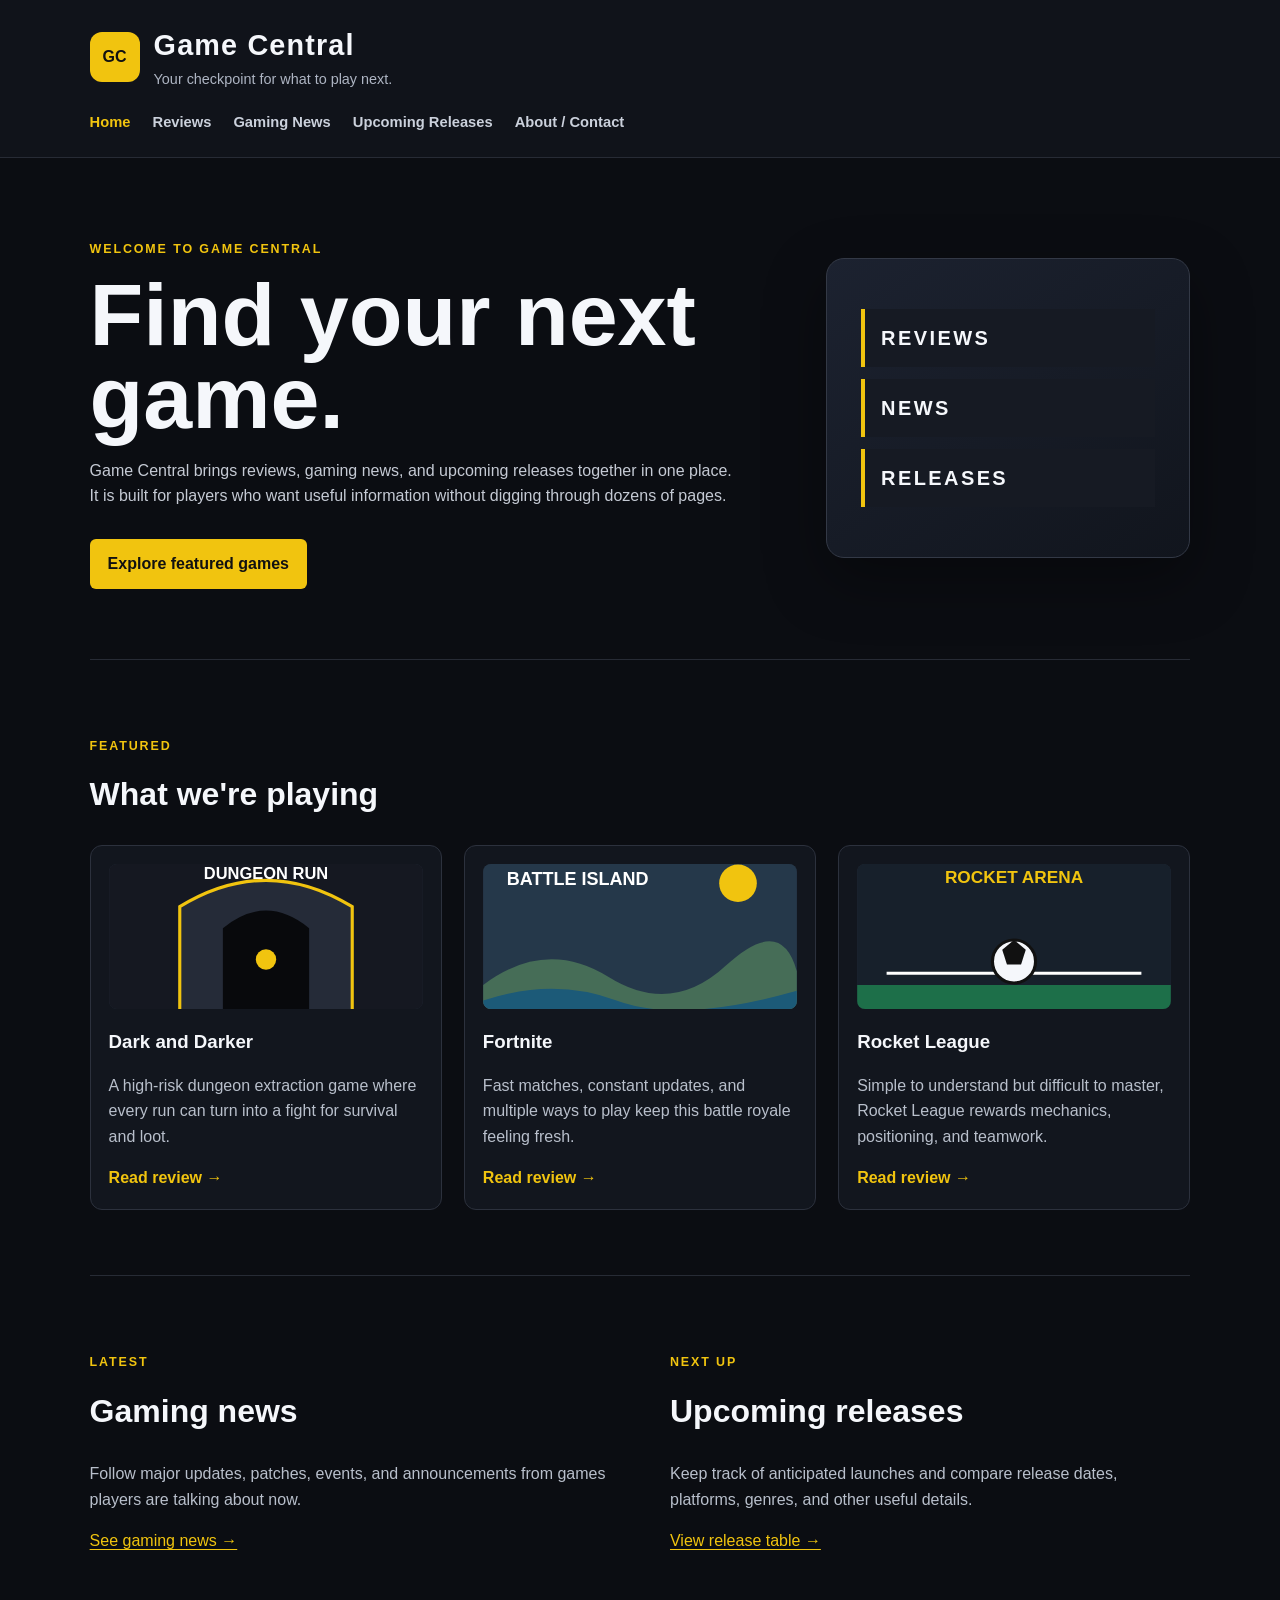
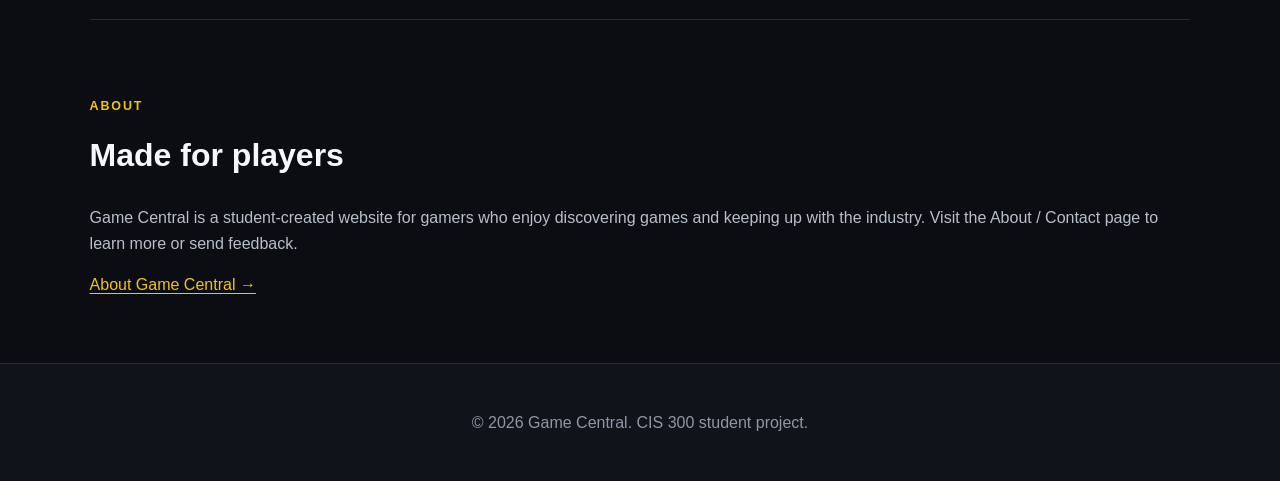
<file: game-central/index.html>
<!DOCTYPE html>
<html lang="en">
 <head>
  <meta charset="utf-8"/>
  <meta content="width=device-width, initial-scale=1.0" name="viewport"/>
  <meta content="Game Central is a student gaming website featuring reviews, news, upcoming releases, and contact information." name="description"/>
  <title>
   Game Central | Home
  </title>
  <link href="styles.css?v=final-20261008" rel="stylesheet"/>
  <meta content="Game Central, video games, game reviews, gaming news, releases" name="keywords"/>
  <!-- Google tag (gtag.js) -->
  <script async src="https://www.googletagmanager.com/gtag/js?id=G-6NG3Z61KYB"></script>
  <script>
   window.dataLayer = window.dataLayer || [];
   function gtag() { dataLayer.push(arguments); }
   gtag('js', new Date());
   gtag('config', 'G-6NG3Z61KYB');
  </script>
 </head>
 <body>
  <header>
   <div class="brand">
    <span class="logo-mark">
     GC
    </span>
    <div>
     <h1>
      Game Central
     </h1>
     <p>
      Your checkpoint for what to play next.
     </p>
    </div>
   </div>
   <nav aria-label="Main navigation">
    <a class="active" href="index.html">
     Home
    </a>
    <a href="reviews.html">
     Reviews
    </a>
    <a href="news.html">
     Gaming News
    </a>
    <a href="releases.html">
     Upcoming Releases
    </a>
    <a href="contact.html">
     About / Contact
    </a>
   </nav>
  </header>
  <main>
   <section class="hero">
    <div>
     <p class="eyebrow">
      WELCOME TO GAME CENTRAL
     </p>
     <h2>
      Find your next game.
     </h2>
     <p>
      Game Central brings reviews, gaming news, and upcoming releases together in one place. It is built for players who want useful information without digging through dozens of pages.
     </p>
     <a class="button" href="reviews.html">
      Explore featured games
     </a>
    </div>
    <div aria-label="Featured gaming topics" class="hero-card">
     <span>
      REVIEWS
     </span>
     <span>
      NEWS
     </span>
     <span>
      RELEASES
     </span>
    </div>
   </section>
   <section class="section-block">
    <div class="section-heading">
     <p class="eyebrow">
      FEATURED
     </p>
     <h2>
      What we're playing
     </h2>
    </div>
    <div class="card-grid">
     <article class="game-card">
      <img alt="Fantasy dungeon doorway" class="card-art" src="assets/dark-dungeon.svg"/>
      <h3>
       Dark and Darker
      </h3>
      <p>
       A high-risk dungeon extraction game where every run can turn into a fight for survival and loot.
      </p>
      <a href="reviews.html">
       Read review →
      </a>
     </article>
     <article class="game-card">
      <img alt="Colorful gaming island" class="card-art" src="assets/fortnite-island.svg"/>
      <h3>
       Fortnite
      </h3>
      <p>
       Fast matches, constant updates, and multiple ways to play keep this battle royale feeling fresh.
      </p>
      <a href="reviews.html">
       Read review →
      </a>
     </article>
     <article class="game-card">
      <img alt="Car soccer stadium" class="card-art" src="assets/rocket-arena.svg"/>
      <h3>
       Rocket League
      </h3>
      <p>
       Simple to understand but difficult to master, Rocket League rewards mechanics, positioning, and teamwork.
      </p>
      <a href="reviews.html">
       Read review →
      </a>
     </article>
    </div>
   </section>
   <section class="split-section">
    <div>
     <p class="eyebrow">
      LATEST
     </p>
     <h2>
      Gaming news
     </h2>
     <p>
      Follow major updates, patches, events, and announcements from games players are talking about now.
     </p>
     <a href="news.html">
      See gaming news →
     </a>
    </div>
    <div>
     <p class="eyebrow">
      NEXT UP
     </p>
     <h2>
      Upcoming releases
     </h2>
     <p>
      Keep track of anticipated launches and compare release dates, platforms, genres, and other useful details.
     </p>
     <a href="releases.html">
      View release table →
     </a>
    </div>
   </section>
   <section class="about-section">
    <p class="eyebrow">
     ABOUT
    </p>
    <h2>
     Made for players
    </h2>
    <p>
     Game Central is a student-created website for gamers who enjoy discovering games and keeping up with the industry. Visit the About / Contact page to learn more or send feedback.
    </p>
    <a href="contact.html">
     About Game Central →
    </a>
   </section>
  </main>
  <footer>
   <p>
    © 2026 Game Central. CIS 300 student project.
   </p>
  </footer>
 </body>
</html>
</file>
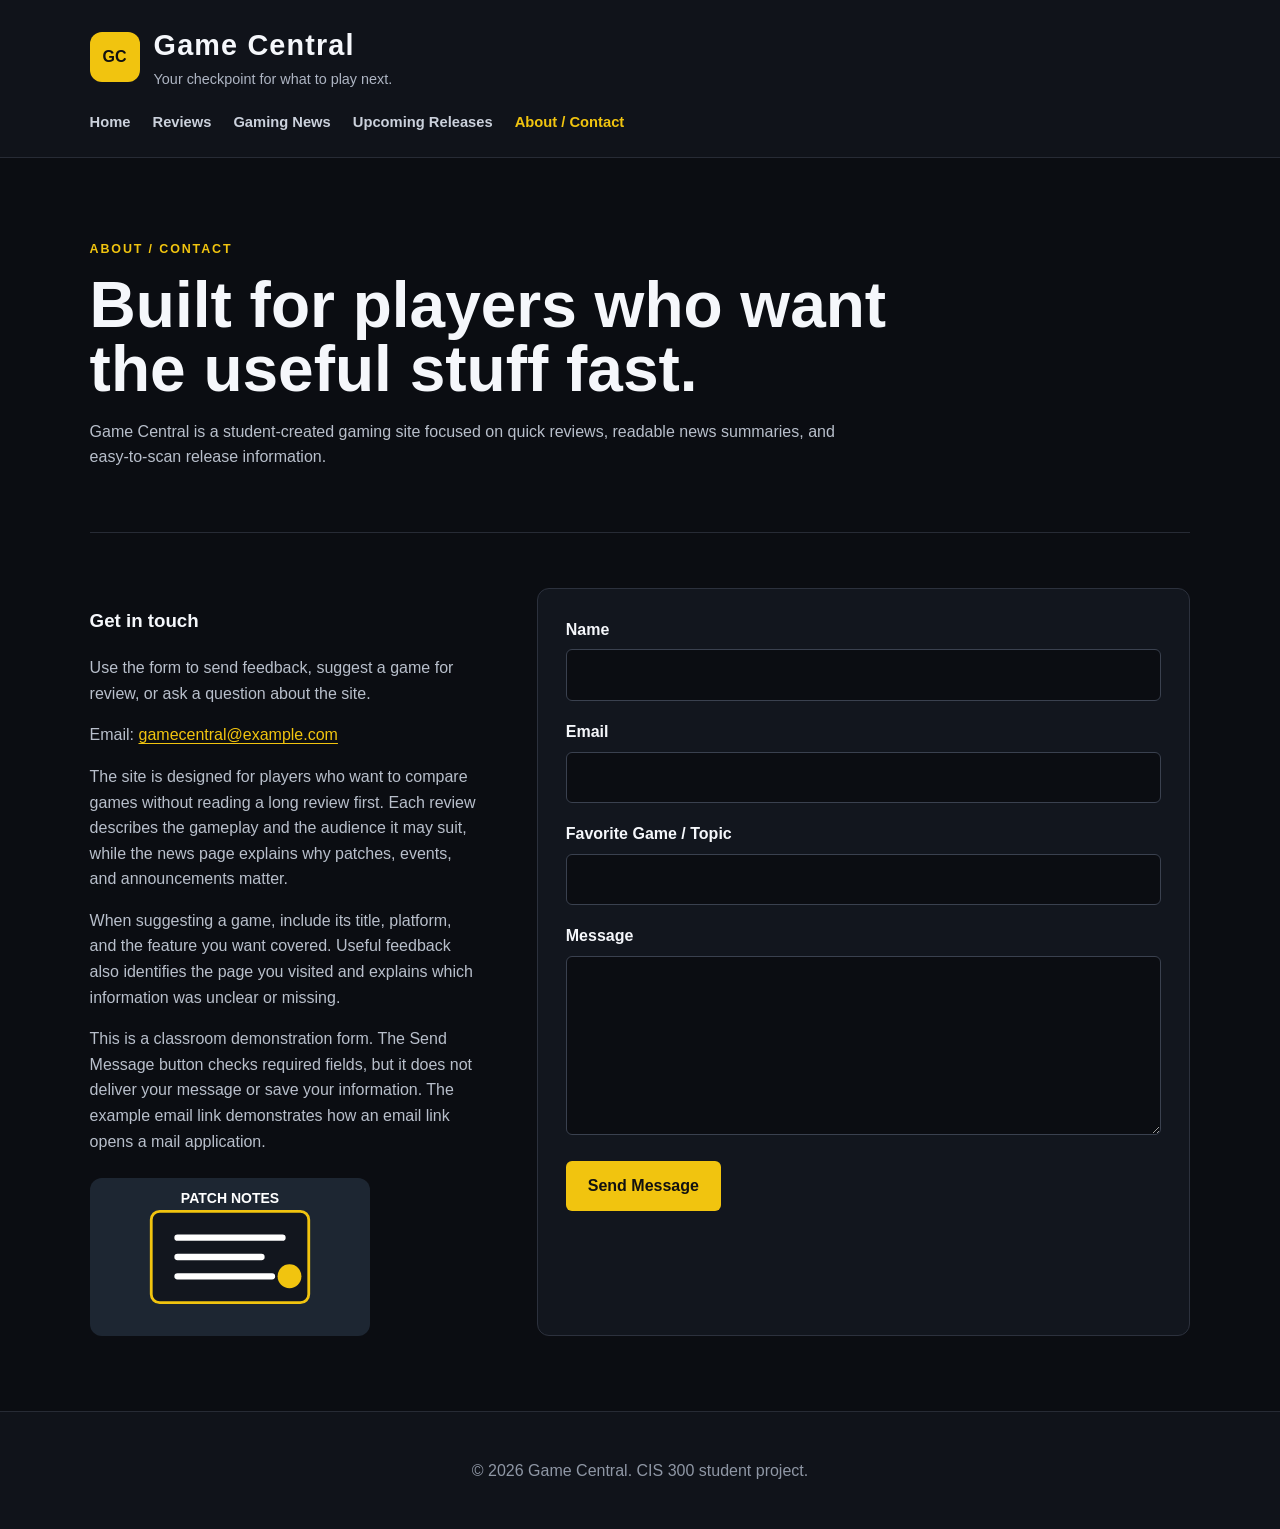
<file: game-central/contact.html>
<!DOCTYPE html>
<html lang="en">
 <head>
  <meta charset="utf-8"/>
  <meta content="width=device-width, initial-scale=1.0" name="viewport"/>
  <meta content="Learn about Game Central and use the on-site contact form to send feedback or suggest a game." name="description"/>
  <title>
   Game Central | About / Contact
  </title>
  <link href="styles.css?v=final-20261008" rel="stylesheet"/>
  <meta content="Game Central, video games, game reviews, gaming news, releases" name="keywords"/>
  <!-- Google tag (gtag.js) -->
  <script async src="https://www.googletagmanager.com/gtag/js?id=G-6NG3Z61KYB"></script>
  <script>
   window.dataLayer = window.dataLayer || [];
   function gtag() { dataLayer.push(arguments); }
   gtag('js', new Date());
   gtag('config', 'G-6NG3Z61KYB');
  </script>
 </head>
 <body>
  <header>
   <div class="brand">
    <span class="logo-mark">
     GC
    </span>
    <div>
     <h1>
      Game Central
     </h1>
     <p>
      Your checkpoint for what to play next.
     </p>
    </div>
   </div>
   <nav aria-label="Main navigation">
    <a href="index.html">
     Home
    </a>
    <a href="reviews.html">
     Reviews
    </a>
    <a href="news.html">
     Gaming News
    </a>
    <a href="releases.html">
     Upcoming Releases
    </a>
    <a class="active" href="contact.html">
     About / Contact
    </a>
   </nav>
  </header>
  <main>
   <section class="page-intro">
    <p class="eyebrow">
     ABOUT / CONTACT
    </p>
    <h2>
     Built for players who want the useful stuff fast.
    </h2>
    <p>
     Game Central is a student-created gaming site focused on quick reviews, readable news summaries, and easy-to-scan release information.
    </p>
   </section>
   <section class="contact-grid">
    <div>
     <h3>
      Get in touch
     </h3>
     <p>
      Use the form to send feedback, suggest a game for review, or ask a question about the site.
     </p>
     <p>
      Email:
      <a href="mailto:gamecentral@example.com">
       gamecentral@example.com
      </a>
     </p>
     <p>
      The site is designed for players who want to compare games without reading a long review first. Each review describes the gameplay and the audience it may suit, while the news page explains why patches, events, and announcements matter.
     </p>
     <p>
      When suggesting a game, include its title, platform, and the feature you want covered. Useful feedback also identifies the page you visited and explains which information was unclear or missing.
     </p>
     <p>
      This is a classroom demonstration form. The Send Message button checks required fields, but it does not deliver your message or save your information. The example email link demonstrates how an email link opens a mail application.
     </p>
     <img alt="Feedback and update illustration" class="support-art" src="assets/update-patch.svg"/>
    </div>
    <form action="#" method="get">
     <label for="name">
      Name
     </label>
     <input id="name" name="name" required="" type="text"/>
     <label for="email">
      Email
     </label>
     <input id="email" name="email" required="" type="email"/>
     <label for="topic">
      Favorite Game / Topic
     </label>
     <input id="topic" name="topic" type="text"/>
     <label for="message">
      Message
     </label>
     <textarea id="message" name="message" required="" rows="6"></textarea>
     <button type="submit">
      Send Message
     </button>
    </form>
   </section>
  </main>
  <footer>
   <p>
    © 2026 Game Central. CIS 300 student project.
   </p>
  </footer>
 </body>
</html>
</file>
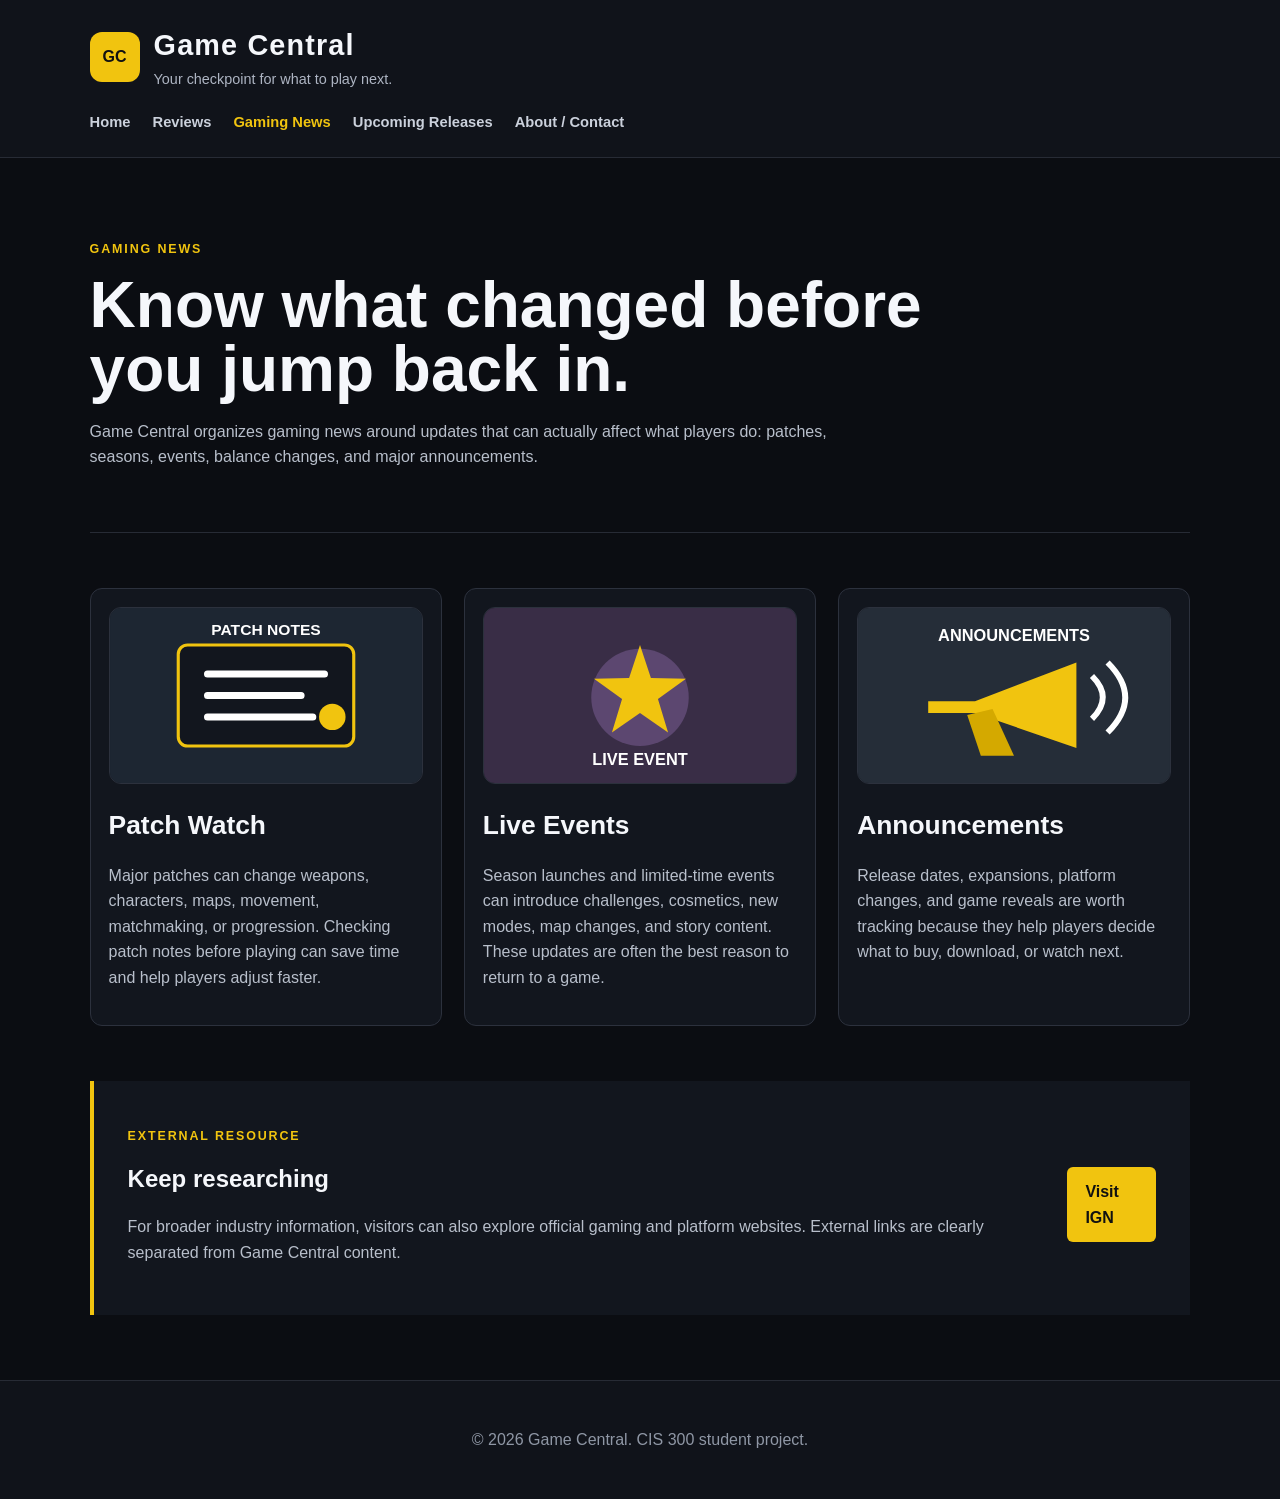
<file: game-central/news.html>
<!DOCTYPE html>
<html lang="en">
 <head>
  <meta charset="utf-8"/>
  <meta content="width=device-width, initial-scale=1.0" name="viewport"/>
  <meta content="Game Central gaming news highlights patches, live events, and major game announcements." name="description"/>
  <title>
   Game Central | Gaming News
  </title>
  <link href="styles.css?v=final-20261008" rel="stylesheet"/>
  <meta content="Game Central, video games, game reviews, gaming news, releases" name="keywords"/>
  <!-- Google tag (gtag.js) -->
  <script async src="https://www.googletagmanager.com/gtag/js?id=G-6NG3Z61KYB"></script>
  <script>
   window.dataLayer = window.dataLayer || [];
   function gtag() { dataLayer.push(arguments); }
   gtag('js', new Date());
   gtag('config', 'G-6NG3Z61KYB');
  </script>
 </head>
 <body>
  <header>
   <div class="brand">
    <span class="logo-mark">
     GC
    </span>
    <div>
     <h1>
      Game Central
     </h1>
     <p>
      Your checkpoint for what to play next.
     </p>
    </div>
   </div>
   <nav aria-label="Main navigation">
    <a href="index.html">
     Home
    </a>
    <a href="reviews.html">
     Reviews
    </a>
    <a class="active" href="news.html">
     Gaming News
    </a>
    <a href="releases.html">
     Upcoming Releases
    </a>
    <a href="contact.html">
     About / Contact
    </a>
   </nav>
  </header>
  <main>
   <section class="page-intro">
    <p class="eyebrow">
     GAMING NEWS
    </p>
    <h2>
     Know what changed before you jump back in.
    </h2>
    <p>
     Game Central organizes gaming news around updates that can actually affect what players do: patches, seasons, events, balance changes, and major announcements.
    </p>
   </section>
   <section class="news-grid">
    <article class="news-card">
     <img alt="Patch notes graphic" src="assets/update-patch.svg"/>
     <h3>
      Patch Watch
     </h3>
     <p>
      Major patches can change weapons, characters, maps, movement, matchmaking, or progression. Checking patch notes before playing can save time and help players adjust faster.
     </p>
    </article>
    <article class="news-card">
     <img alt="Seasonal live event graphic" src="assets/season-event.svg"/>
     <h3>
      Live Events
     </h3>
     <p>
      Season launches and limited-time events can introduce challenges, cosmetics, new modes, map changes, and story content. These updates are often the best reason to return to a game.
     </p>
    </article>
    <article class="news-card">
     <img alt="Gaming announcement graphic" src="assets/announcement.svg"/>
     <h3>
      Announcements
     </h3>
     <p>
      Release dates, expansions, platform changes, and game reveals are worth tracking because they help players decide what to buy, download, or watch next.
     </p>
    </article>
   </section>
   <section class="info-panel">
    <div>
     <p class="eyebrow">
      EXTERNAL RESOURCE
     </p>
     <h2>
      Keep researching
     </h2>
     <p>
      For broader industry information, visitors can also explore official gaming and platform websites. External links are clearly separated from Game Central content.
     </p>
    </div>
    <a class="button" href="https://www.ign.com/" rel="noopener" target="_blank">
     Visit IGN
    </a>
   </section>
  </main>
  <footer>
   <p>
    © 2026 Game Central. CIS 300 student project.
   </p>
  </footer>
 </body>
</html>
</file>
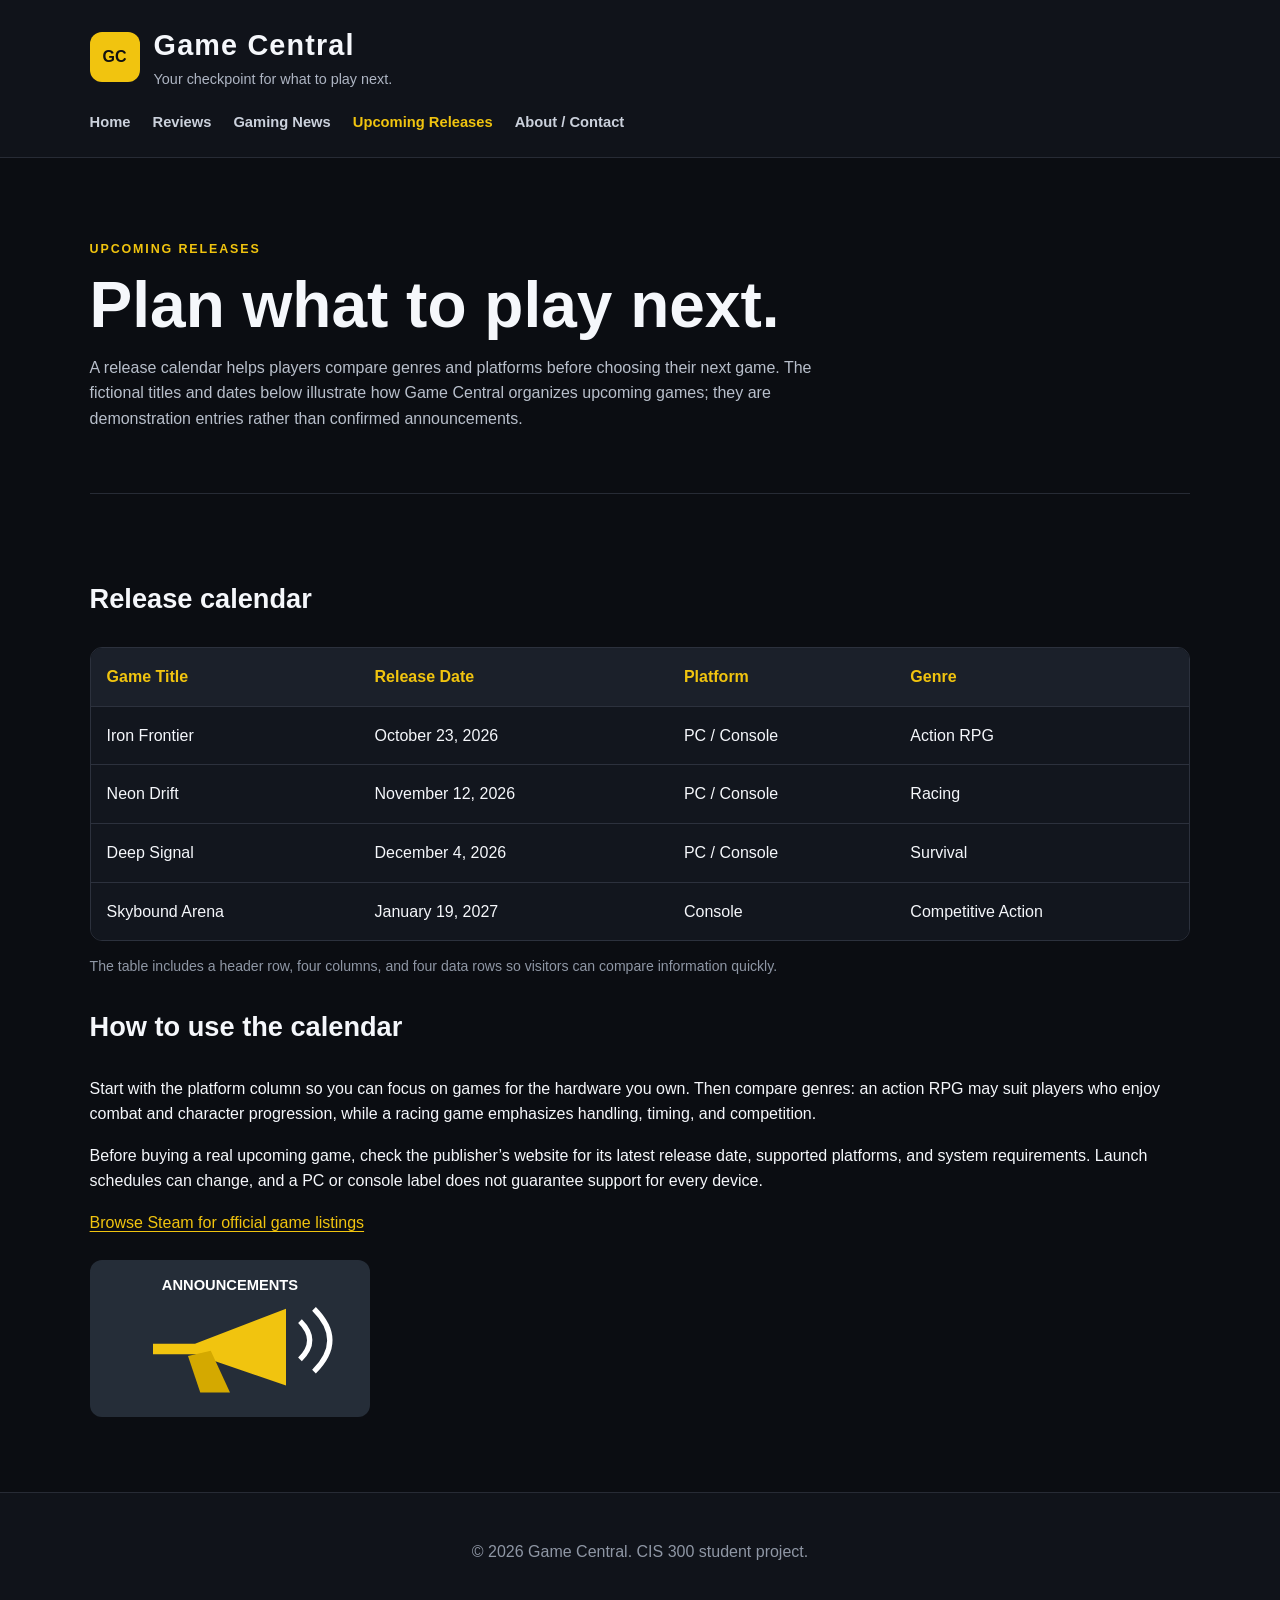
<file: game-central/releases.html>
<!DOCTYPE html>
<html lang="en">
 <head>
  <meta charset="utf-8"/>
  <meta content="width=device-width, initial-scale=1.0" name="viewport"/>
  <meta content="Game Central upcoming releases table compares game titles, release dates, platforms, and genres." name="description"/>
  <title>
   Game Central | Upcoming Releases
  </title>
  <link href="styles.css?v=final-20261008" rel="stylesheet"/>
  <meta content="Game Central, video games, game reviews, gaming news, releases" name="keywords"/>
  <!-- Google tag (gtag.js) -->
  <script async src="https://www.googletagmanager.com/gtag/js?id=G-6NG3Z61KYB"></script>
  <script>
   window.dataLayer = window.dataLayer || [];
   function gtag() { dataLayer.push(arguments); }
   gtag('js', new Date());
   gtag('config', 'G-6NG3Z61KYB');
  </script>
 </head>
 <body>
  <header>
   <div class="brand">
    <span class="logo-mark">
     GC
    </span>
    <div>
     <h1>
      Game Central
     </h1>
     <p>
      Your checkpoint for what to play next.
     </p>
    </div>
   </div>
   <nav aria-label="Main navigation">
    <a href="index.html">
     Home
    </a>
    <a href="reviews.html">
     Reviews
    </a>
    <a href="news.html">
     Gaming News
    </a>
    <a class="active" href="releases.html">
     Upcoming Releases
    </a>
    <a href="contact.html">
     About / Contact
    </a>
   </nav>
  </header>
  <main>
   <section class="page-intro">
    <p class="eyebrow">
     UPCOMING RELEASES
    </p>
    <h2>
     Plan what to play next.
    </h2>
    <p>
     A release calendar helps players compare genres and platforms before choosing their next game. The fictional titles and dates below illustrate how Game Central organizes upcoming games; they are demonstration entries rather than confirmed announcements.
    </p>
   </section>
   <section class="table-section">
    <h3>
     Release calendar
    </h3>
    <div class="table-wrap">
     <table>
      <thead>
       <tr>
        <th>
         Game Title
        </th>
        <th>
         Release Date
        </th>
        <th>
         Platform
        </th>
        <th>
         Genre
        </th>
       </tr>
      </thead>
      <tbody>
       <tr>
        <td>
         Iron Frontier
        </td>
        <td>
         October 23, 2026
        </td>
        <td>
         PC / Console
        </td>
        <td>
         Action RPG
        </td>
       </tr>
       <tr>
        <td>
         Neon Drift
        </td>
        <td>
         November 12, 2026
        </td>
        <td>
         PC / Console
        </td>
        <td>
         Racing
        </td>
       </tr>
       <tr>
        <td>
         Deep Signal
        </td>
        <td>
         December 4, 2026
        </td>
        <td>
         PC / Console
        </td>
        <td>
         Survival
        </td>
       </tr>
       <tr>
        <td>
         Skybound Arena
        </td>
        <td>
         January 19, 2027
        </td>
        <td>
         Console
        </td>
        <td>
         Competitive Action
        </td>
       </tr>
      </tbody>
     </table>
    </div>
    <p class="small-note">
     The table includes a header row, four columns, and four data rows so visitors can compare information quickly.
    </p>
    <h3>
     How to use the calendar
    </h3>
    <p>
     Start with the platform column so you can focus on games for the hardware you own. Then compare genres: an action RPG may suit players who enjoy combat and character progression, while a racing game emphasizes handling, timing, and competition.
    </p>
    <p>
     Before buying a real upcoming game, check the publisher’s website for its latest release date, supported platforms, and system requirements. Launch schedules can change, and a PC or console label does not guarantee support for every device.
    </p>
    <p>
     <a href="https://store.steampowered.com/">
      Browse Steam for official game listings
     </a>
    </p>
    <img alt="Game announcement illustration" class="support-art" src="assets/announcement.svg"/>
   </section>
  </main>
  <footer>
   <p>
    © 2026 Game Central. CIS 300 student project.
   </p>
  </footer>
 </body>
</html>
</file>
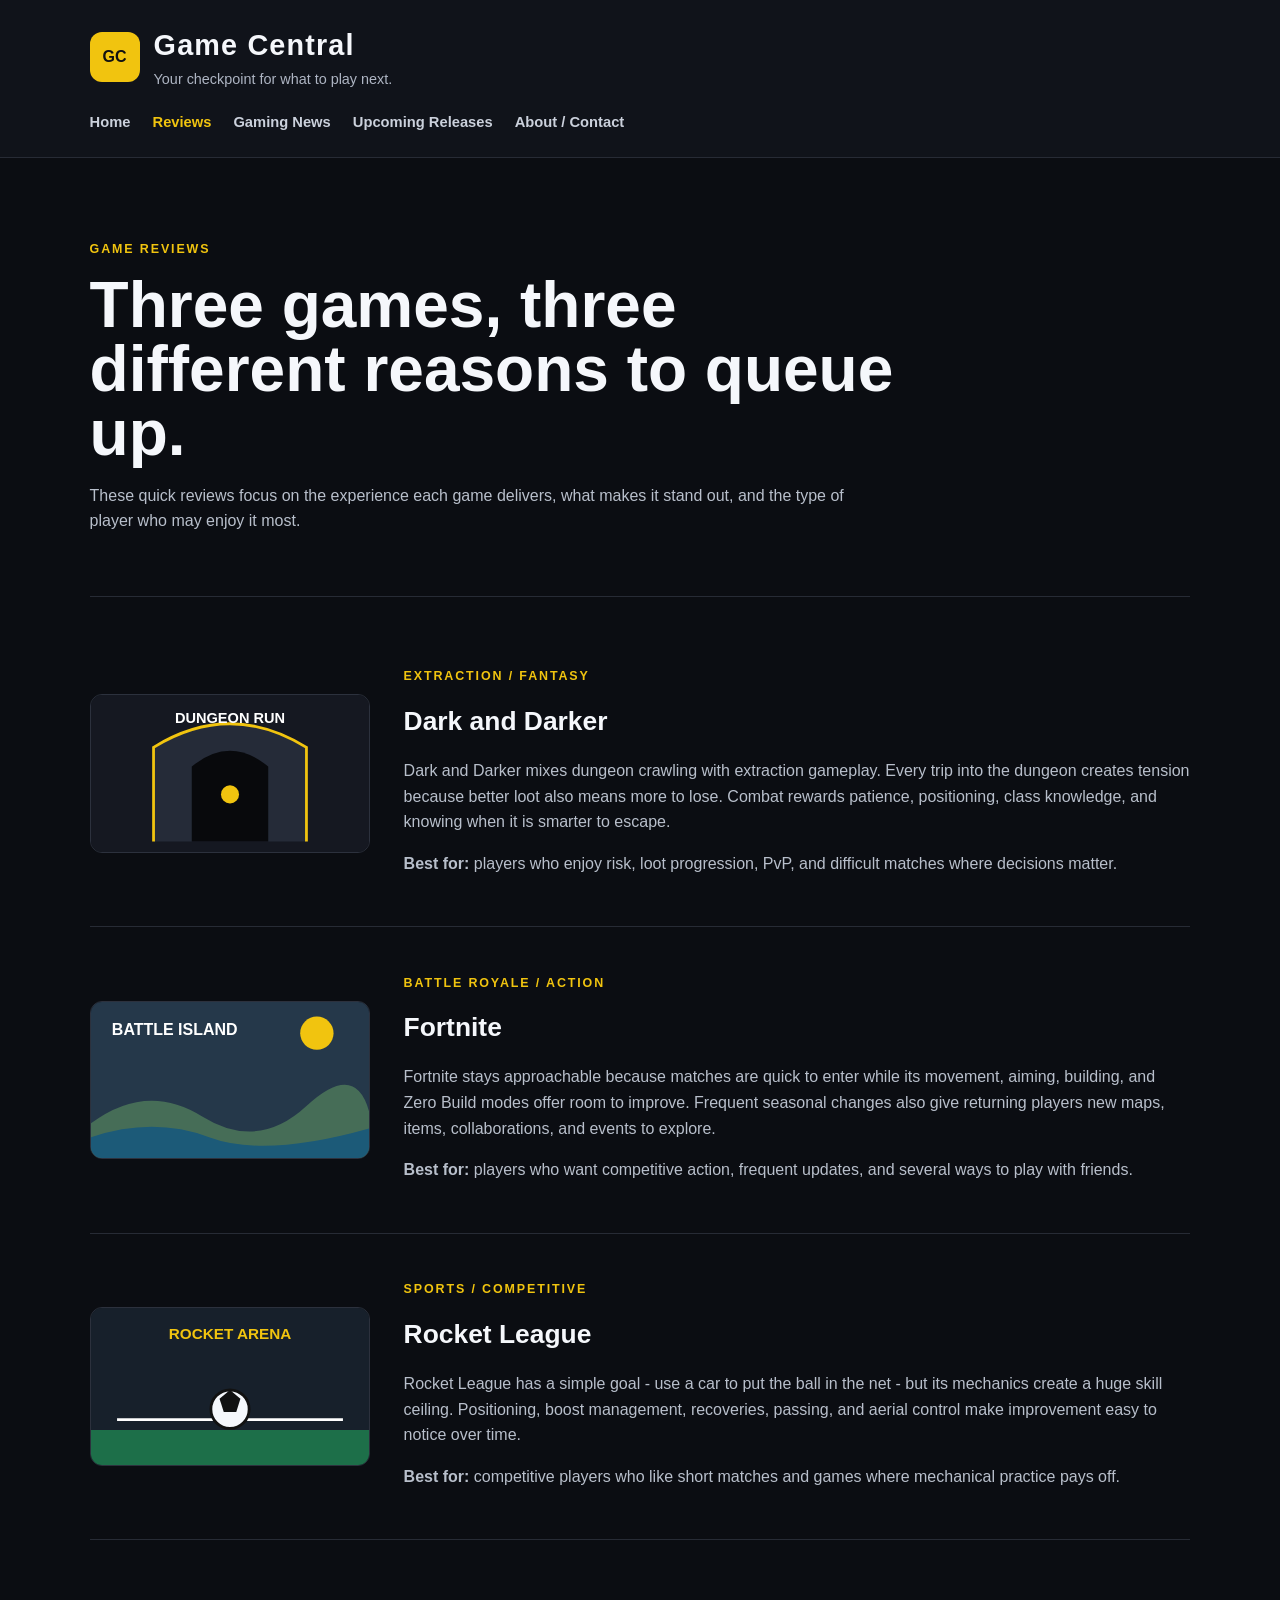
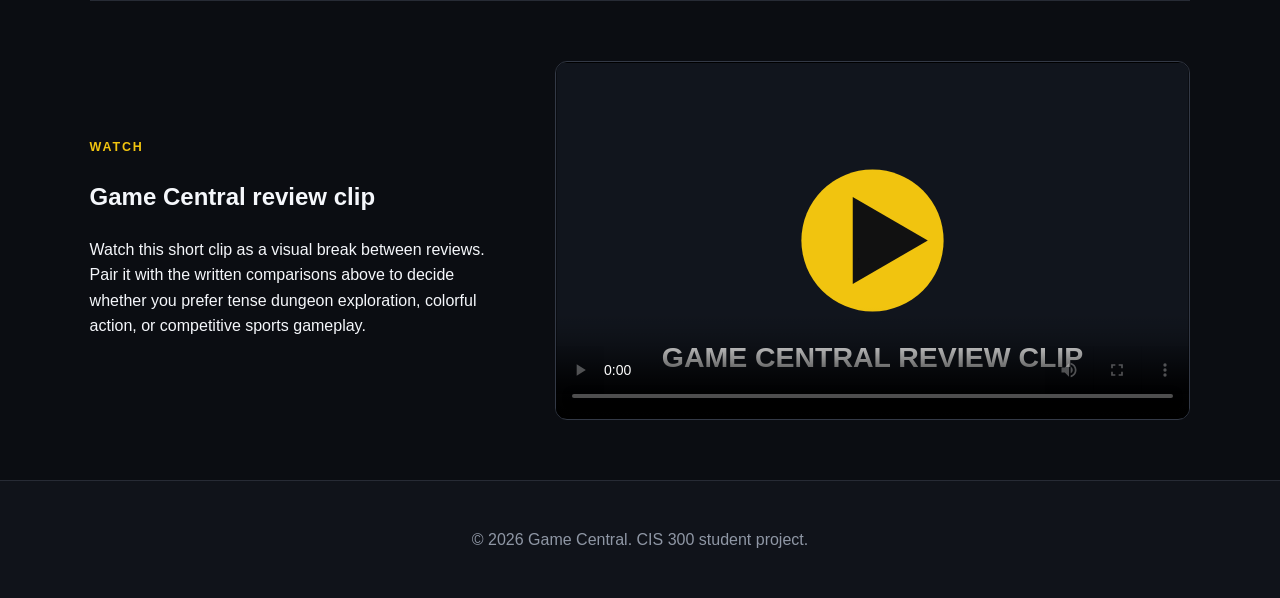
<file: game-central/reviews.html>
<!DOCTYPE html>
<html lang="en">
 <head>
  <meta charset="utf-8"/>
  <meta content="width=device-width, initial-scale=1.0" name="viewport"/>
  <meta content="Game Central reviews Dark and Darker, Fortnite, and Rocket League with quick summaries for players." name="description"/>
  <title>
   Game Central | Reviews
  </title>
  <link href="styles.css?v=final-20261008" rel="stylesheet"/>
  <meta content="Game Central, video games, game reviews, gaming news, releases" name="keywords"/>
  <!-- Google tag (gtag.js) -->
  <script async src="https://www.googletagmanager.com/gtag/js?id=G-6NG3Z61KYB"></script>
  <script>
   window.dataLayer = window.dataLayer || [];
   function gtag() { dataLayer.push(arguments); }
   gtag('js', new Date());
   gtag('config', 'G-6NG3Z61KYB');
  </script>
 </head>
 <body>
  <header>
   <div class="brand">
    <span class="logo-mark">
     GC
    </span>
    <div>
     <h1>
      Game Central
     </h1>
     <p>
      Your checkpoint for what to play next.
     </p>
    </div>
   </div>
   <nav aria-label="Main navigation">
    <a href="index.html">
     Home
    </a>
    <a class="active" href="reviews.html">
     Reviews
    </a>
    <a href="news.html">
     Gaming News
    </a>
    <a href="releases.html">
     Upcoming Releases
    </a>
    <a href="contact.html">
     About / Contact
    </a>
   </nav>
  </header>
  <main>
   <section class="page-intro">
    <p class="eyebrow">
     GAME REVIEWS
    </p>
    <h2>
     Three games, three different reasons to queue up.
    </h2>
    <p>
     These quick reviews focus on the experience each game delivers, what makes it stand out, and the type of player who may enjoy it most.
    </p>
   </section>
   <section aria-label="Featured game reviews" class="review-list">
    <article class="review-card">
     <img alt="Stylized dark dungeon doorway representing Dark and Darker" src="assets/dark-dungeon.svg"/>
     <div>
      <p class="eyebrow">
       EXTRACTION / FANTASY
      </p>
      <h3>
       Dark and Darker
      </h3>
      <p>
       Dark and Darker mixes dungeon crawling with extraction gameplay. Every trip into the dungeon creates tension because better loot also means more to lose. Combat rewards patience, positioning, class knowledge, and knowing when it is smarter to escape.
      </p>
      <p>
       <strong>
        Best for:
       </strong>
       players who enjoy risk, loot progression, PvP, and difficult matches where decisions matter.
      </p>
     </div>
    </article>
    <article class="review-card">
     <img alt="Stylized colorful island representing Fortnite" src="assets/fortnite-island.svg"/>
     <div>
      <p class="eyebrow">
       BATTLE ROYALE / ACTION
      </p>
      <h3>
       Fortnite
      </h3>
      <p>
       Fortnite stays approachable because matches are quick to enter while its movement, aiming, building, and Zero Build modes offer room to improve. Frequent seasonal changes also give returning players new maps, items, collaborations, and events to explore.
      </p>
      <p>
       <strong>
        Best for:
       </strong>
       players who want competitive action, frequent updates, and several ways to play with friends.
      </p>
     </div>
    </article>
    <article class="review-card">
     <img alt="Stylized stadium and ball representing Rocket League" src="assets/rocket-arena.svg"/>
     <div>
      <p class="eyebrow">
       SPORTS / COMPETITIVE
      </p>
      <h3>
       Rocket League
      </h3>
      <p>
       Rocket League has a simple goal - use a car to put the ball in the net - but its mechanics create a huge skill ceiling. Positioning, boost management, recoveries, passing, and aerial control make improvement easy to notice over time.
      </p>
      <p>
       <strong>
        Best for:
       </strong>
       competitive players who like short matches and games where mechanical practice pays off.
      </p>
     </div>
    </article>
   </section>
   <section class="video-section">
    <div>
     <p class="eyebrow">
      WATCH
     </p>
     <h2>
      Game Central review clip
     </h2>
     <p>
      Watch this short clip as a visual break between reviews. Pair it with the written comparisons above to decide whether you prefer tense dungeon exploration, colorful action, or competitive sports gameplay.
     </p>
    </div>
    <video controls="" poster="assets/video-poster.svg" preload="metadata">
     <source src="assets/game-central-review.mp4" type="video/mp4"/>
     Your browser does not support HTML5 video.
    </video>
   </section>
  </main>
  <footer>
   <p>
    © 2026 Game Central. CIS 300 student project.
   </p>
  </footer>
 </body>
</html>
</file>
<file: game-central/styles.css>
* { box-sizing: border-box; }
html { scroll-behavior: smooth; }
body { margin: 0; font-family: Arial, Helvetica, sans-serif; background: #0b0d12; color: #f5f7fb; line-height: 1.6; }
header { padding: 22px 7%; border-bottom: 1px solid #272b35; background: #10131a; }
.brand { display: flex; align-items: center; gap: 14px; }
.brand h1 { margin: 0; font-size: 1.8rem; letter-spacing: .04em; }
.brand p { margin: 0; color: #aeb5c3; font-size: .9rem; }
.logo-mark { display: grid; place-items: center; width: 50px; height: 50px; border-radius: 12px; background: #f1c40f; color: #111; font-weight: 900; }
nav { display: flex; flex-wrap: wrap; gap: 22px; margin-top: 20px; }
nav a { color: #cbd1dc; text-decoration: none; font-weight: 700; font-size: .92rem; }
nav a:hover, nav a.active { color: #f1c40f; }
main { width: min(1120px, 86%); margin: 0 auto; }
.hero { min-height: 480px; display: grid; grid-template-columns: 1.3fr .7fr; gap: 60px; align-items: center; padding: 70px 0; }
.hero h2 { margin: 5px 0 18px; font-size: clamp(2.8rem, 7vw, 5.5rem); line-height: .95; max-width: 700px; }
.hero p { max-width: 650px; color: #c5cad4; }
.eyebrow { color: #f1c40f !important; font-weight: 800; letter-spacing: .15em; font-size: .78rem; }
.button { display: inline-block; margin-top: 14px; padding: 12px 18px; border-radius: 6px; background: #f1c40f; color: #111; text-decoration: none; font-weight: 800; }
.hero-card { min-height: 300px; display: flex; flex-direction: column; justify-content: center; gap: 12px; padding: 34px; border: 1px solid #333946; border-radius: 18px; background: linear-gradient(145deg, #1c2230, #11151d); box-shadow: 0 22px 60px rgba(0,0,0,.35); }
.hero-card span { padding: 13px 16px; border-left: 4px solid #f1c40f; background: #161a23; font-size: 1.25rem; font-weight: 900; letter-spacing: .12em; }
.section-block, .about-section { padding: 65px 0; border-top: 1px solid #272b35; }
.section-heading h2, .split-section h2, .about-section h2 { margin: 0 0 24px; font-size: 2rem; }
.card-grid { display: grid; grid-template-columns: repeat(3, 1fr); gap: 22px; }
.game-card { padding: 18px; border: 1px solid #2c313d; border-radius: 12px; background: #12161e; }
.game-card h3 { margin: 18px 0 5px; }
.game-card p, .about-section p, .split-section p { color: #b8bfcb; }
.game-card a { color: #f1c40f; text-decoration: none; font-weight: 700; }
.card-art { height: 145px; display: grid; place-items: center; border-radius: 8px; color: #fff; font-size: 2rem; font-weight: 900; letter-spacing: .15em; background: #232a38; }
.art-two { background: #25384a; }
.art-three { background: #392d46; }
.split-section { display: grid; grid-template-columns: 1fr 1fr; gap: 60px; padding: 65px 0; border-top: 1px solid #272b35; }
footer { padding: 30px 7%; border-top: 1px solid #272b35; color: #8f97a5; text-align: center; background: #10131a; }
a { color: #f1c40f; text-underline-offset: 3px; }
a:focus-visible, button:focus-visible, input:focus-visible, textarea:focus-visible { outline: 3px solid #f1c40f; outline-offset: 3px; }
.page-intro { padding: 70px 0 46px; border-bottom: 1px solid #272b35; }
.page-intro h2 { margin: 6px 0 18px; max-width: 850px; font-size: clamp(2.4rem, 5vw, 4.5rem); line-height: 1; }
.page-intro > p:last-child { max-width: 760px; color: #b8bfcb; }
.review-list { padding: 24px 0 60px; }
.review-card { display: grid; grid-template-columns: 280px 1fr; gap: 34px; align-items: center; padding: 34px 0; border-bottom: 1px solid #272b35; }
.review-card img, .news-card img { display: block; width: 100%; border-radius: 12px; border: 1px solid #2c313d; }
.review-card h3, .news-card h3 { margin: 5px 0 10px; font-size: 1.65rem; }
.review-card p, .news-card p, .info-panel p, .contact-grid p { color: #b8bfcb; }
.video-section { display: grid; grid-template-columns: .8fr 1.2fr; gap: 42px; align-items: center; padding: 60px 0; border-top: 1px solid #272b35; }
.video-section video { width: 100%; border-radius: 12px; background: #000; border: 1px solid #333946; }
.news-grid { display: grid; grid-template-columns: repeat(3, 1fr); gap: 22px; padding: 55px 0; }
.news-card { padding: 18px; background: #12161e; border: 1px solid #2c313d; border-radius: 12px; }
.news-card img { margin-bottom: 20px; }
.info-panel { display: flex; justify-content: space-between; gap: 35px; align-items: center; margin-bottom: 65px; padding: 34px; border-left: 4px solid #f1c40f; background: #12161e; }
.info-panel h2 { margin: 5px 0 12px; }
.table-section { padding: 55px 0 75px; }
.table-section h3 { font-size: 1.7rem; }
.table-wrap { overflow-x: auto; border: 1px solid #2c313d; border-radius: 12px; }
table { width: 100%; border-collapse: collapse; background: #12161e; }
th, td { padding: 16px; text-align: left; border-bottom: 1px solid #2c313d; }
th { background: #1b202a; color: #f1c40f; }
tbody tr:last-child td { border-bottom: 0; }
.small-note { color: #8f97a5; font-size: .88rem; }
.contact-grid { display: grid; grid-template-columns: .75fr 1.25fr; gap: 55px; padding: 55px 0 75px; }
form { padding: 28px; border: 1px solid #2c313d; border-radius: 12px; background: #12161e; }
label { display: block; margin: 0 0 7px; font-weight: 700; }
input, textarea { width: 100%; margin: 0 0 18px; padding: 12px; border: 1px solid #3a414f; border-radius: 6px; background: #0b0d12; color: #f5f7fb; font: inherit; }
textarea { resize: vertical; }
button { padding: 12px 22px; border: 0; border-radius: 6px; background: #f1c40f; color: #111; font: inherit; font-weight: 800; cursor: pointer; }
button:hover { background: #ffe35b; }
code { color: #f1c40f; }
@media (max-width: 760px) {
  .hero, .split-section, .card-grid, .review-card, .video-section, .news-grid, .contact-grid { grid-template-columns: 1fr; }
  .hero { gap: 25px; }
  .hero-card { min-height: 220px; }
  main { width: 90%; }
  .review-card { gap: 20px; }
  .info-panel { align-items: flex-start; flex-direction: column; }
}
.game-card img.card-art { width: 100%; object-fit: cover; }
.support-art { display: block; width: min(280px, 100%); margin-top: 24px; border-radius: 12px; }
</file>
